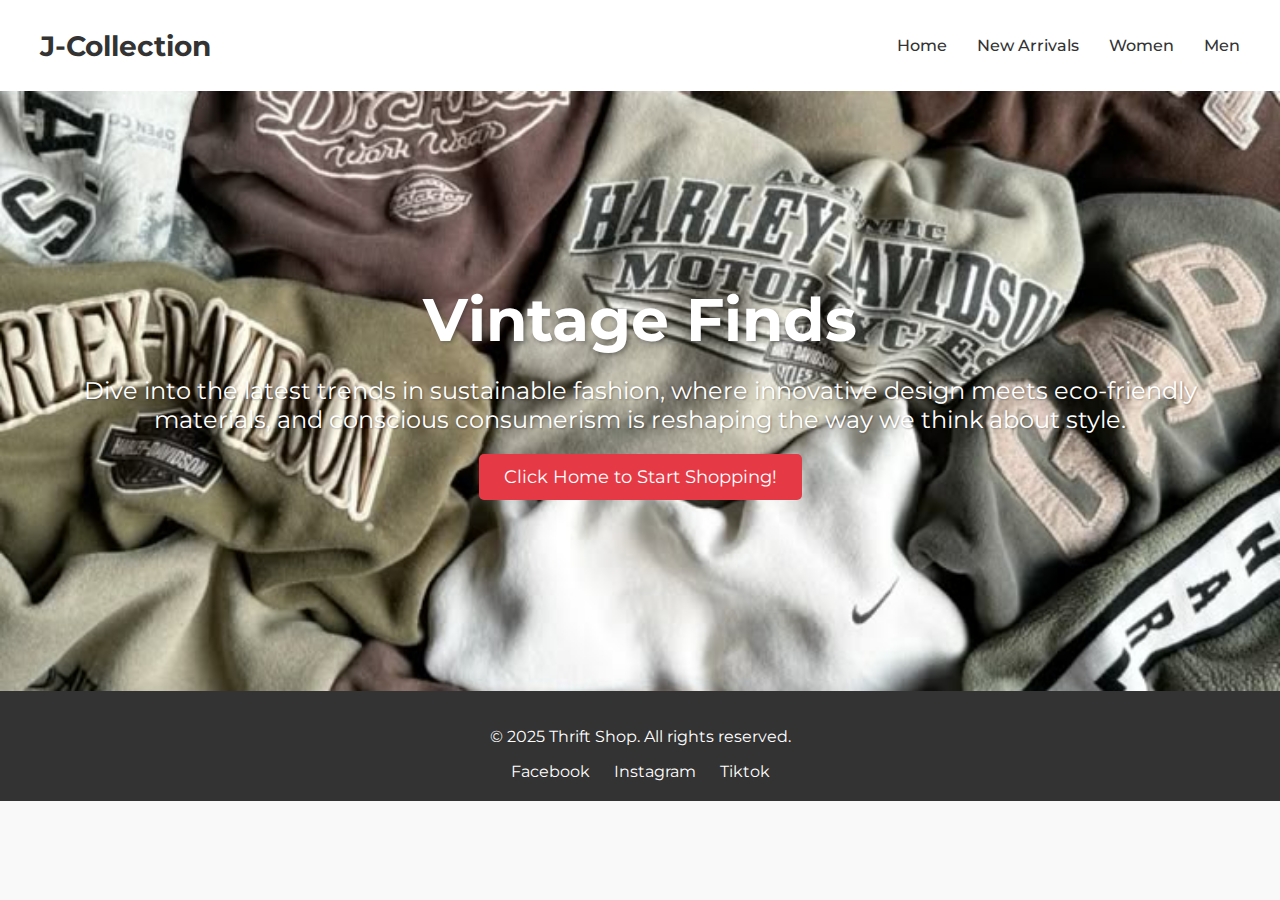
<file: index.html>
<!DOCTYPE html>
<html lang="en">
<head>
    <!-- Basic meta tags and title for the webpage -->
    <meta charset="UTF-8">
    <meta name="viewport" content="width=device-width, initial-scale=1.0">
    <title>Thrift Shop</title>
    <!-- External CSS and font imports -->
    <link rel="stylesheet" href="Index.css">
    <link href="https://fonts.googleapis.com/css2?family=Montserrat:wght@400;700&display=swap" rel="stylesheet">
</head>
<body>
    <!-- Main header with logo and navigation -->
    <header>
            <div class="logo">
                <a href="index.html">J-Collection</a>
            </div>
            
        <!-- Navigation menu with main site sections -->
        <nav>
            <ul>
                <li><a href="Home.html">Home</a></li>
                <li><a href="NewArrivals.html">New Arrivals</a></li>
                <li><a href="Women.html">Women</a></li>
                <li><a href="Men.html">Men</a></li>
            </ul>
        </nav>
    </header>

    <!-- Main content section with welcome message -->
    <main>
        <section id="intro">
            <h1>Vintage Finds</h1>
            <p>Dive into the latest trends in sustainable fashion, 
            where innovative design meets eco-friendly materials, and conscious consumerism is reshaping the way we think about style.</p>  
            <!-- Call-to-action button for shopping -->
            <div class="Hbutton">
                <a href="Home.html">Click Home to Start Shopping!</a>
            </div>
        </section>
    </main>

    <!-- Footer with copyright and social media links -->
    <footer>
        <p>&copy; 2025 Thrift Shop. All rights reserved.</p>
        <div class="socials">
            <a href="#">Facebook</a>
            <a href="#">Instagram</a>
            <a href="#">Tiktok</a>
        </div>
    </footer>
</body>
</html>
</file>
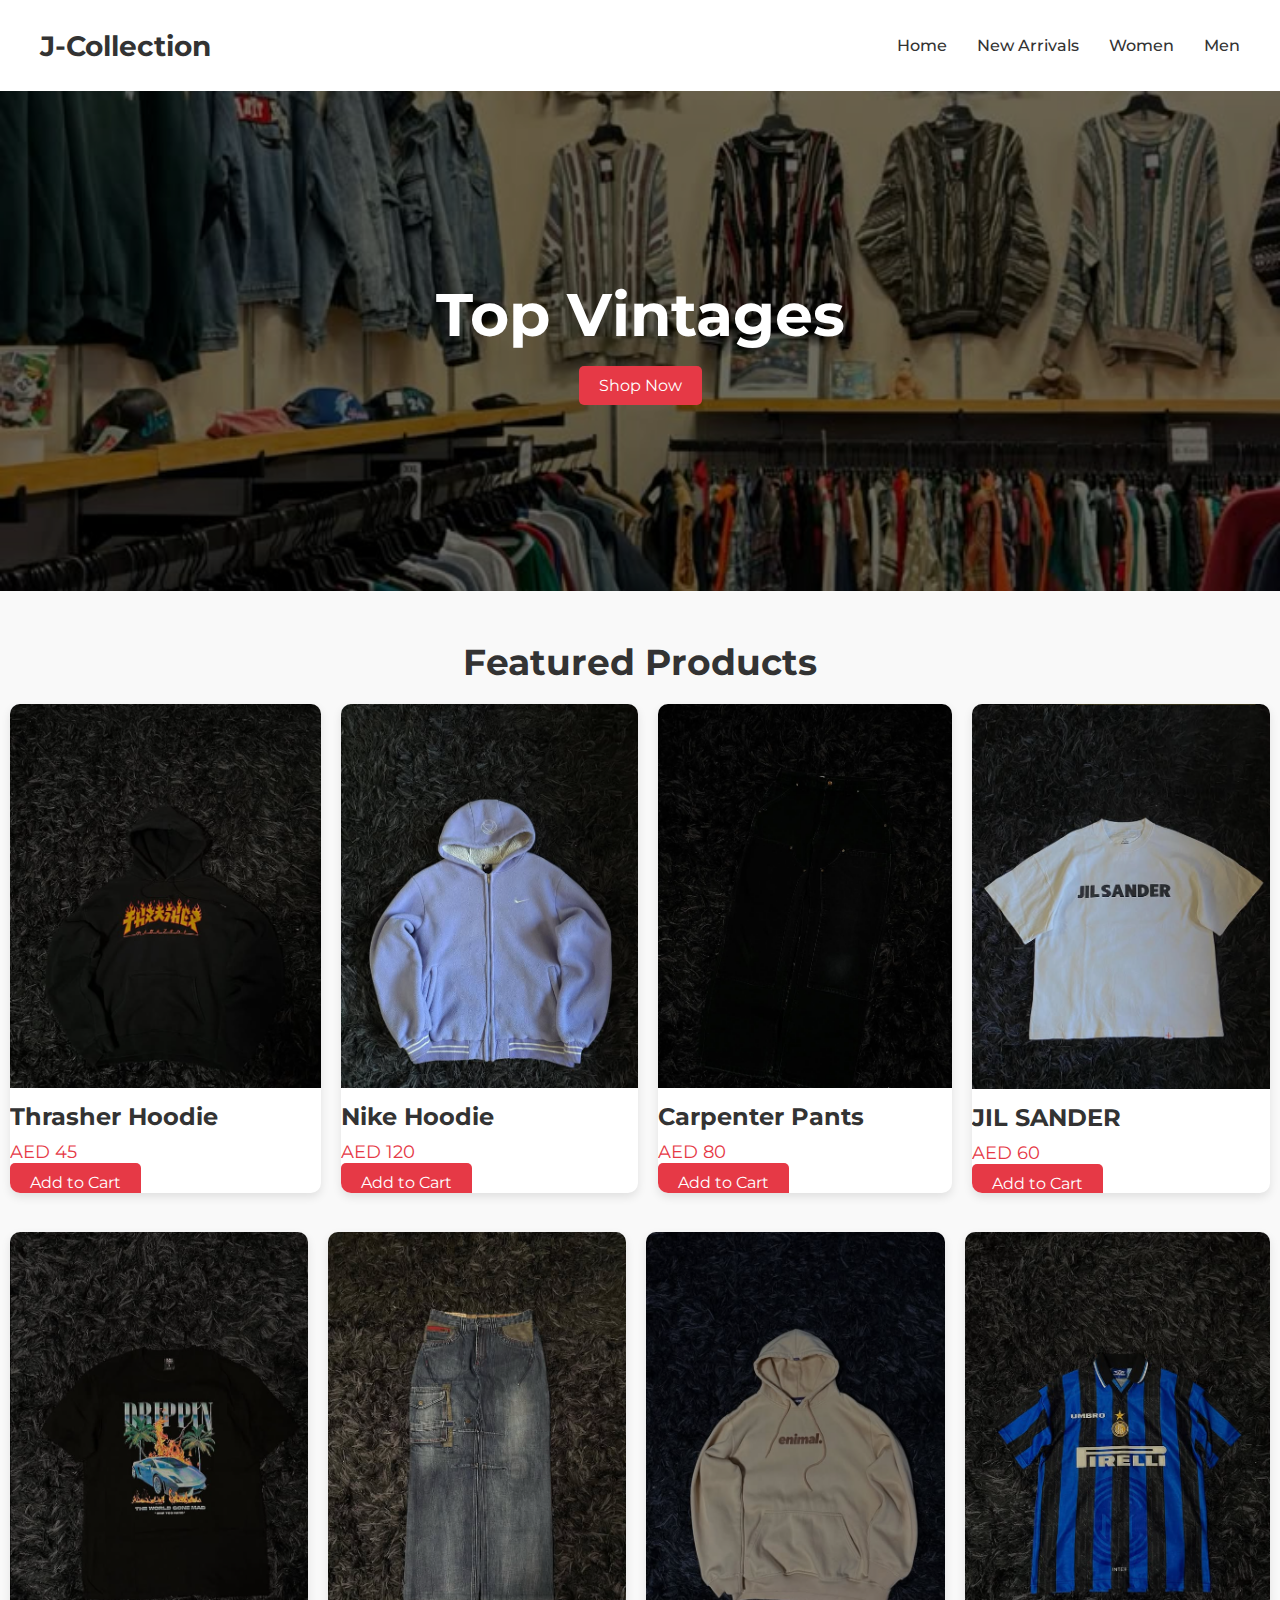
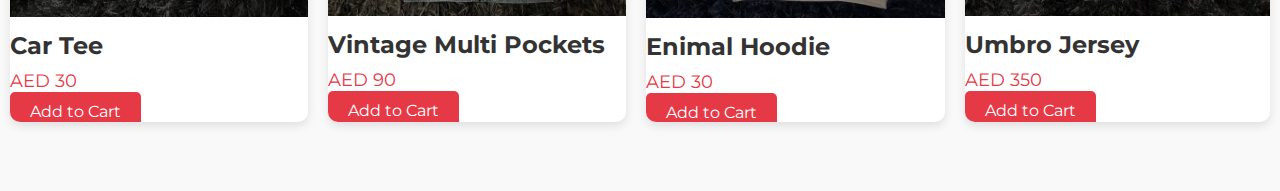
<file: Home.html>
<!DOCTYPE html>
<html lang="en">
<head>
    <!-- Meta tags for character encoding and responsive viewport -->
    <meta charset="UTF-8">
    <meta name="viewport" content="width=device-width, initial-scale=1.0">
    <title>Home</title>
    <!-- External CSS and font imports -->
    <link rel="stylesheet" href="Tstyle.css">
    <link href="https://fonts.googleapis.com/css2?family=Montserrat:wght@400;700&display=swap" rel="stylesheet">
</head>
<body>
    <!-- Main navigation header with logo and menu -->
    <header>
        <div class="logo">
            <a href="index.html">J-Collection</a>
        </div>
        <!-- Navigation menu with main categories -->
        <nav>
            <ul>
                <li><a href="Home.html">Home</a></li>
                <li><a href="NewArrivals.html">New Arrivals</a></li>
                <li><a href="Women.html">Women</a></li>
                <li><a href="Men.html">Men</a></li>
            </ul>
        </nav>
    </header>

    <main>
        <!-- Hero section with call-to-action -->
        <section id="intro2">
            <h1>Top Vintages</h1>
            <a href="#shop" class="btn-1">Shop Now</a>
        </section>

        <!-- First product grid section -->
        <section id="shop">
            <h2>Featured Products</h2>
            <div class="grid-container">
                <!-- Product cards with image, title, price and add to cart button -->
                <div class="grid-item">
                    <img src="jacket1.png" alt="Thrasher Hoodie">
                    <h3>Thrasher Hoodie</h3>
                    <p>AED 45</p>
                    <a href="#" class="btn">Add to Cart</a>
                </div>
                <div class="grid-item">
                    <img src="jacket3.png" alt="Nike Hoodie">
                    <h3>Nike Hoodie</h3>
                    <p>AED 120</p>
                    <a href="#" class="btn">Add to Cart</a>
                </div>
                <div class="grid-item">
                    <img src="pants3.png" alt="Carpenter Pants">
                    <h3>Carpenter Pants</h3>
                    <p>AED 80</p>
                    <a href="#" class="btn">Add to Cart</a>
                </div>
                <div class="grid-item">
                    <img src="shirt1.png" alt="JIL SANDER">
                    <h3>JIL SANDER</h3>
                    <p>AED 60</p>
                    <a href="#" class="btn">Add to Cart</a>
                </div>
            </div>
        </section>

        <!-- Second product grid section -->
        <section id="shop2">
            <div class="grid-container2">
                <!-- Additional product cards -->
                <div class="grid-item">
                    <img src="shirt2.png" alt="Car Tee">
                    <h3>Car Tee</h3>
                    <p>AED 30</p>
                    <a href="#" class="btn">Add to Cart</a>
                </div>
                <div class="grid-item">
                    <img src="pants2.png" alt="Vintage Multi Pockets">
                    <h3>Vintage Multi Pockets</h3>
                    <p>AED 90</p>
                    <a href="#" class="btn">Add to Cart</a>
                </div>
                <div class="grid-item">
                    <img src="jacket2.png" alt="Enimal Hoodie">
                    <h3>Enimal Hoodie</h3>
                    <p>AED 30</p>
                    <a href="#" class="btn">Add to Cart</a>
                </div>
                <div class="grid-item">
                    <img src="shirt3.png" alt="Umbro Jersey">
                    <h3>Umbro Jersey</h3>
                    <p>AED 350</p>
                    <a href="#" class="btn">Add to Cart</a>
                </div>
            </div>
        </section>
    </main>
    
</body>
</html>
</file>
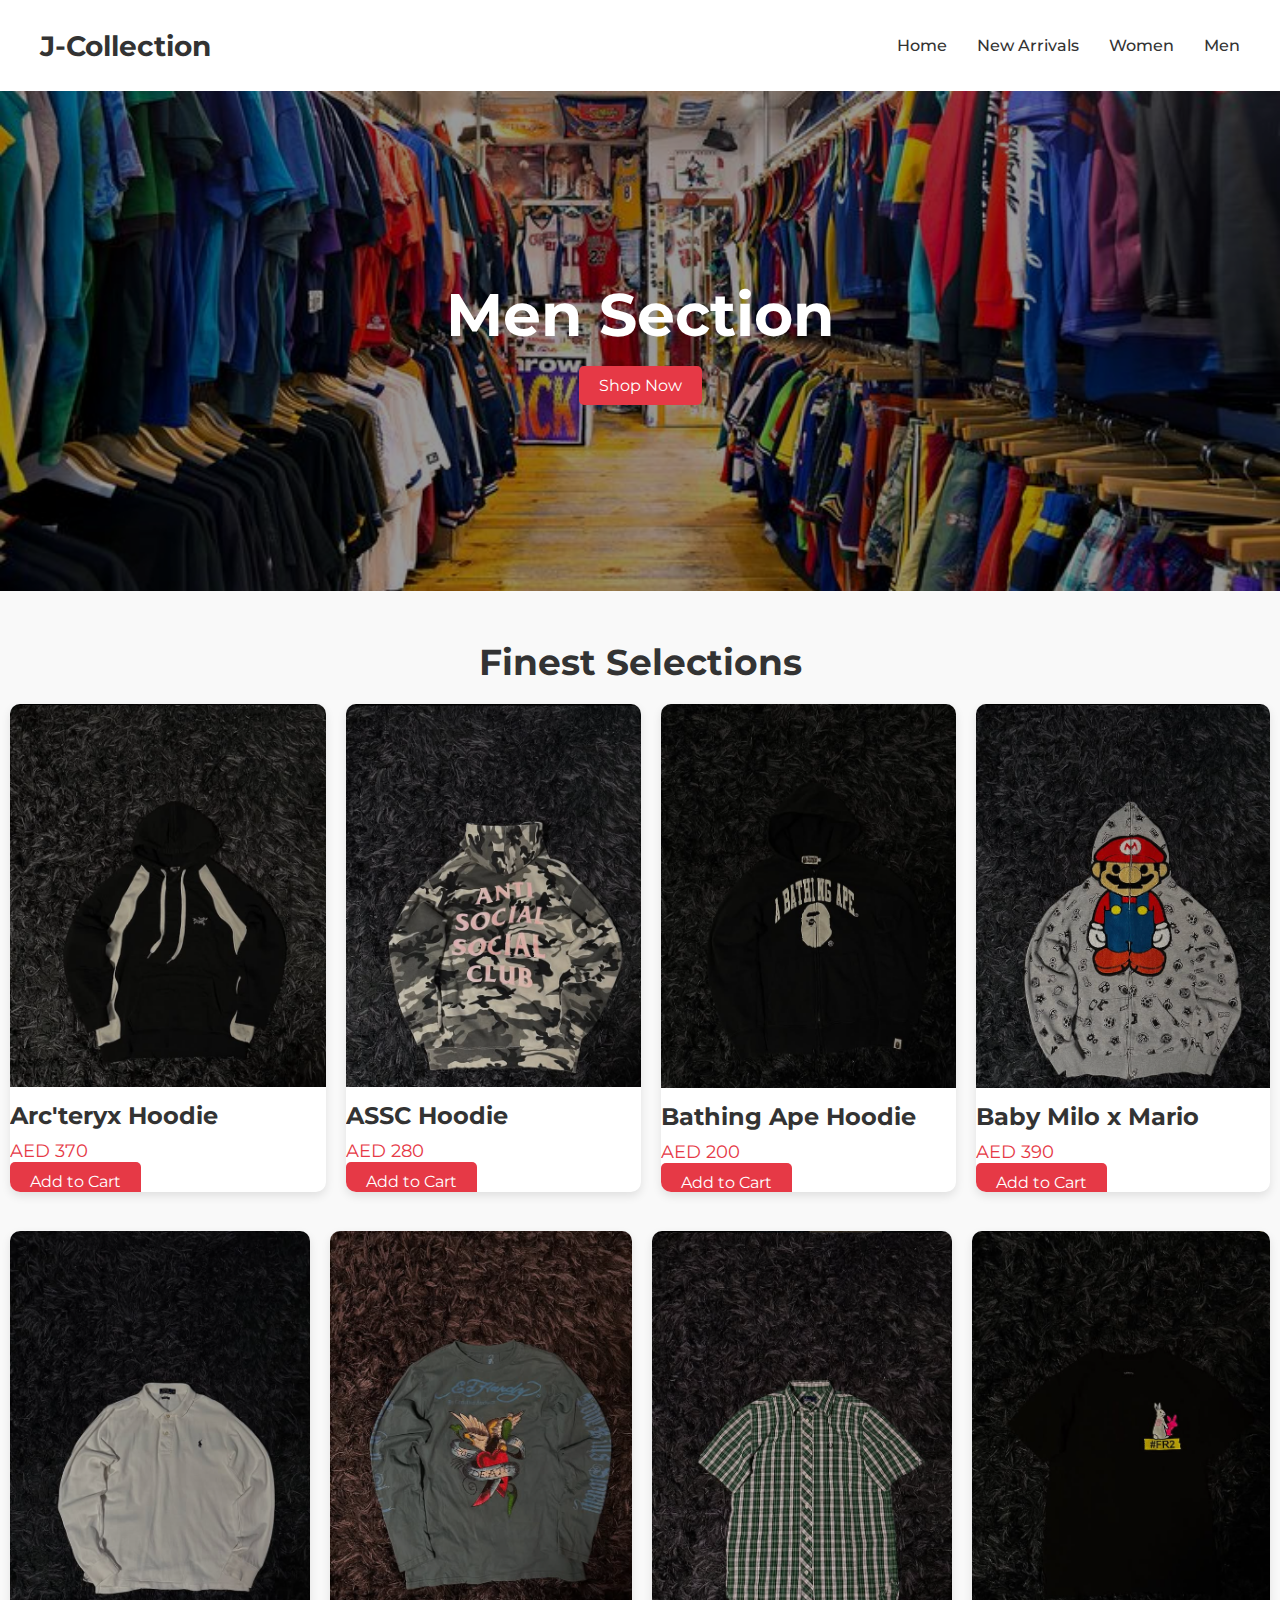
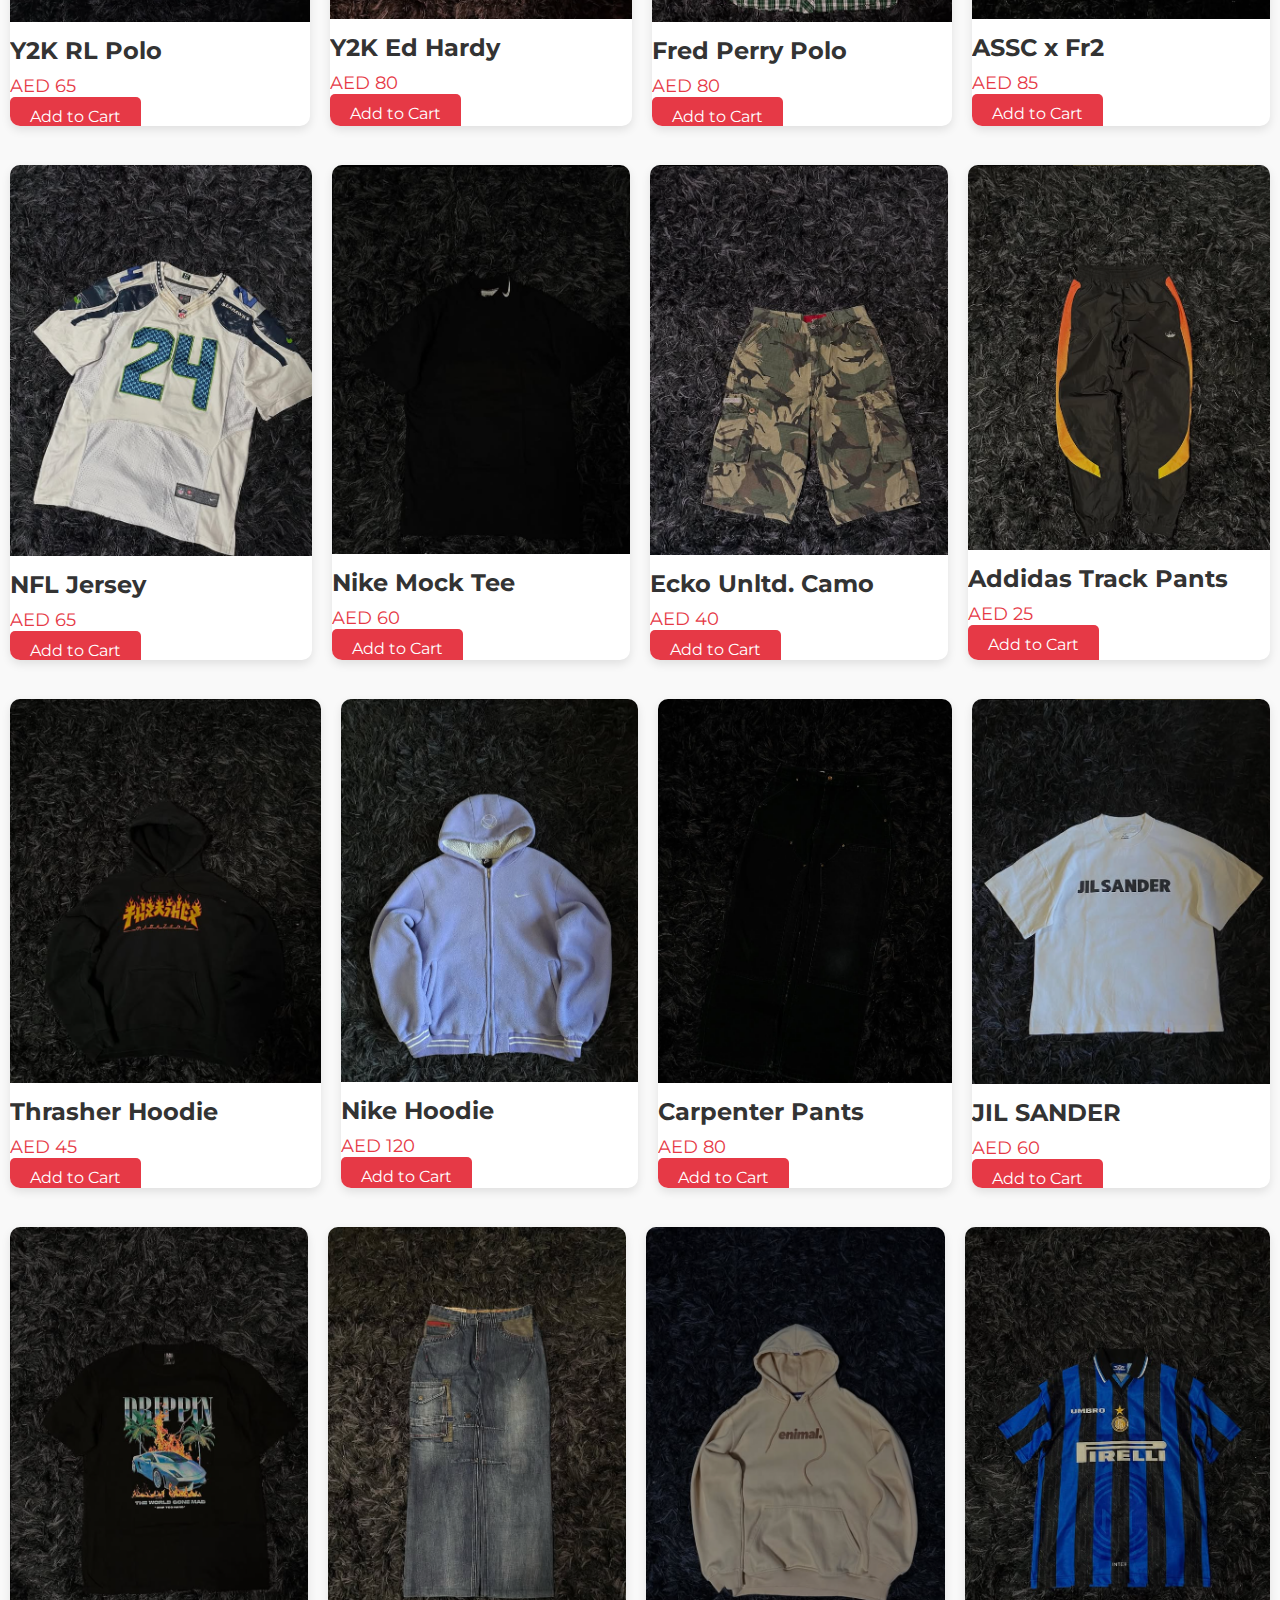
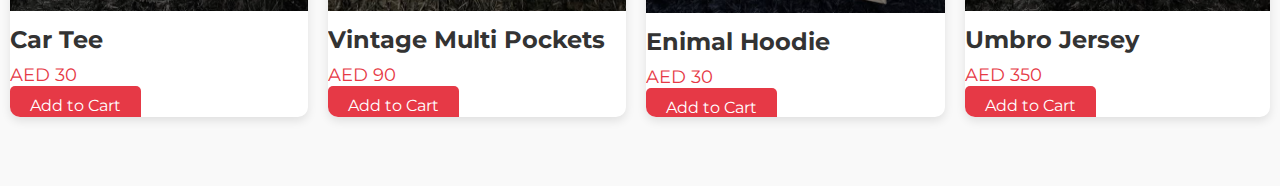
<file: Men.html>
<!DOCTYPE html>
<html lang="en">
<head>
    <meta charset="UTF-8">
    <meta name="viewport" content="width=device-width, initial-scale=1.0">
    <title>New Arrivals</title>
    <!-- External CSS and font imports -->
    <link rel="stylesheet" href="Men.css">
    <link href="https://fonts.googleapis.com/css2?family=Montserrat:wght@400;700&display=swap" rel="stylesheet">
</head>
<body>
    <!-- Header section with logo and navigation -->
    <header>
        <div class="logo">
            <a href="index.html">J-Collection</a>
        </div>
        <!-- Main navigation menu -->
        <nav>
            <ul>
                <li><a href="Home.html">Home</a></li>
                <li><a href="NewArrivals.html">New Arrivals</a></li>
                <li><a href="Women.html">Women</a></li>
                <li><a href="Men.html">Men</a></li>
            </ul>
        </nav>
    </header>

    <main>
        <!-- Hero section for men's collection -->
        <section id="men">
            <h1>Men Section</h1>
            <a href="#shop" class="btn-1">Shop Now</a>
        </section>

        <!-- First product grid section -->
        <section id="shop">
            <h2>Finest Selections</h2>
            <div class="grid-container">
                <div class="grid-item">
                    <img src="newamD.png" alt="newamD">
                    <h3>Arc'teryx Hoodie</h3>
                    <p>AED 370</p>
                    <a href="#" class="btn">Add to Cart</a>
                </div>
                <div class="grid-item">
                    <img src="newamB.png" alt="newamB">
                    <h3>ASSC Hoodie</h3>
                    <p>AED 280</p>
                    <a href="#" class="btn">Add to Cart</a>
                </div>
                <div class="grid-item">
                    <img src="menA.png" alt="menA">
                    <h3>Bathing Ape Hoodie</h3>
                    <p>AED 200</p>
                    <a href="#" class="btn">Add to Cart</a>
                </div>
                <div class="grid-item">
                    <img src="newamA.png" alt="newamA">
                    <h3>Baby Milo x Mario</h3>
                    <p>AED 390</p>
                    <a href="#" class="btn">Add to Cart</a>
                </div>
            </div>
        </section>

        <!-- Second product grid section -->
        <section id="shop3">
            <div class="grid-container3">
                <div class="grid-item">
                    <img src="newamE.png" alt="newamE">
                    <h3>Y2K RL Polo</h3>
                    <p>AED 65</p>
                    <a href="#" class="btn">Add to Cart</a>
                </div>
                <div class="grid-item">
                    <img src="newamJ.png" alt="newamJ">
                    <h3>Y2K Ed Hardy</h3>
                    <p>AED 80</p>
                    <a href="#" class="btn">Add to Cart</a>
                </div>
                <div class="grid-item">
                    <img src="newamC.png" alt="newamC">
                    <h3>Fred Perry Polo</h3>
                    <p>AED 80</p>
                    <a href="#" class="btn">Add to Cart</a>
                </div>
                <div class="grid-item">
                    <img src="newamG.png" alt="newamG">
                    <h3>ASSC x Fr2</h3>
                    <p>AED 85</p>
                    <a href="#" class="btn">Add to Cart</a>
                </div>
            </div>
        </section>

        <!-- Third product grid section -->
        <section id="shop2">
            <div class="grid-container2">
                <div class="grid-item">
                    <img src="menB.png" alt="menB">
                    <h3>NFL Jersey</h3>
                    <p>AED 65</p>
                    <a href="#" class="btn">Add to Cart</a>
                </div>
                <div class="grid-item">
                    <img src="newamL.png" alt="newamL">
                    <h3>Nike Mock Tee</h3>
                    <p>AED 60</p>
                    <a href="#" class="btn">Add to Cart</a>
                </div>
                <div class="grid-item">
                    <img src="newamF.png" alt="newamF">
                    <h3>Ecko Unltd. Camo</h3>
                    <p>AED 40</p>
                    <a href="#" class="btn">Add to Cart</a>
                </div>
                <div class="grid-item">
                    <img src="newamH.png" alt="newamH">
                    <h3>Addidas Track Pants</h3>
                    <p>AED 25</p>
                    <a href="#" class="btn">Add to Cart</a>
                </div>
            </div>
        </section>

        <!-- Fourth product grid section -->
        <section id="shop4">
            <div class="grid-container4">
                <div class="grid-item">
                    <img src="jacket1.png" alt="Thrasher Hoodie">
                    <h3>Thrasher Hoodie</h3>
                    <p>AED 45</p>
                    <a href="#" class="btn">Add to Cart</a>
                </div>
                <div class="grid-item">
                    <img src="jacket3.png" alt="Nike Hoodie">
                    <h3>Nike Hoodie</h3>
                    <p>AED 120</p>
                    <a href="#" class="btn">Add to Cart</a>
                </div>
                <div class="grid-item">
                    <img src="pants3.png" alt="Carpenter Pants">
                    <h3>Carpenter Pants</h3>
                    <p>AED 80</p>
                    <a href="#" class="btn">Add to Cart</a>
                </div>
                <div class="grid-item">
                    <img src="shirt1.png" alt="JIL SANDER">
                    <h3>JIL SANDER</h3>
                    <p>AED 60</p>
                    <a href="#" class="btn">Add to Cart</a>
                </div>
            </div>
        </section>

        <!-- Fifth product grid section -->
        <section id="shop5">
            <div class="grid-container5">
                <div class="grid-item">
                    <img src="shirt2.png" alt="Car Tee">
                    <h3>Car Tee</h3>
                    <p>AED 30</p>
                    <a href="#" class="btn">Add to Cart</a>
                </div>
                <div class="grid-item">
                    <img src="pants2.png" alt="Vintage Multi Pockets">
                    <h3>Vintage Multi Pockets</h3>
                    <p>AED 90</p>
                    <a href="#" class="btn">Add to Cart</a>
                </div>
                <div class="grid-item">
                    <img src="jacket2.png" alt="Enimal Hoodie">
                    <h3>Enimal Hoodie</h3>
                    <p>AED 30</p>
                    <a href="#" class="btn">Add to Cart</a>
                </div>
                <div class="grid-item">
                    <img src="shirt3.png" alt="Umbro Jersey">
                    <h3>Umbro Jersey</h3>
                    <p>AED 350</p>
                    <a href="#" class="btn">Add to Cart</a>
                </div>
            </div>
        </section>
    </main>
    
</body>
</html>
</file>
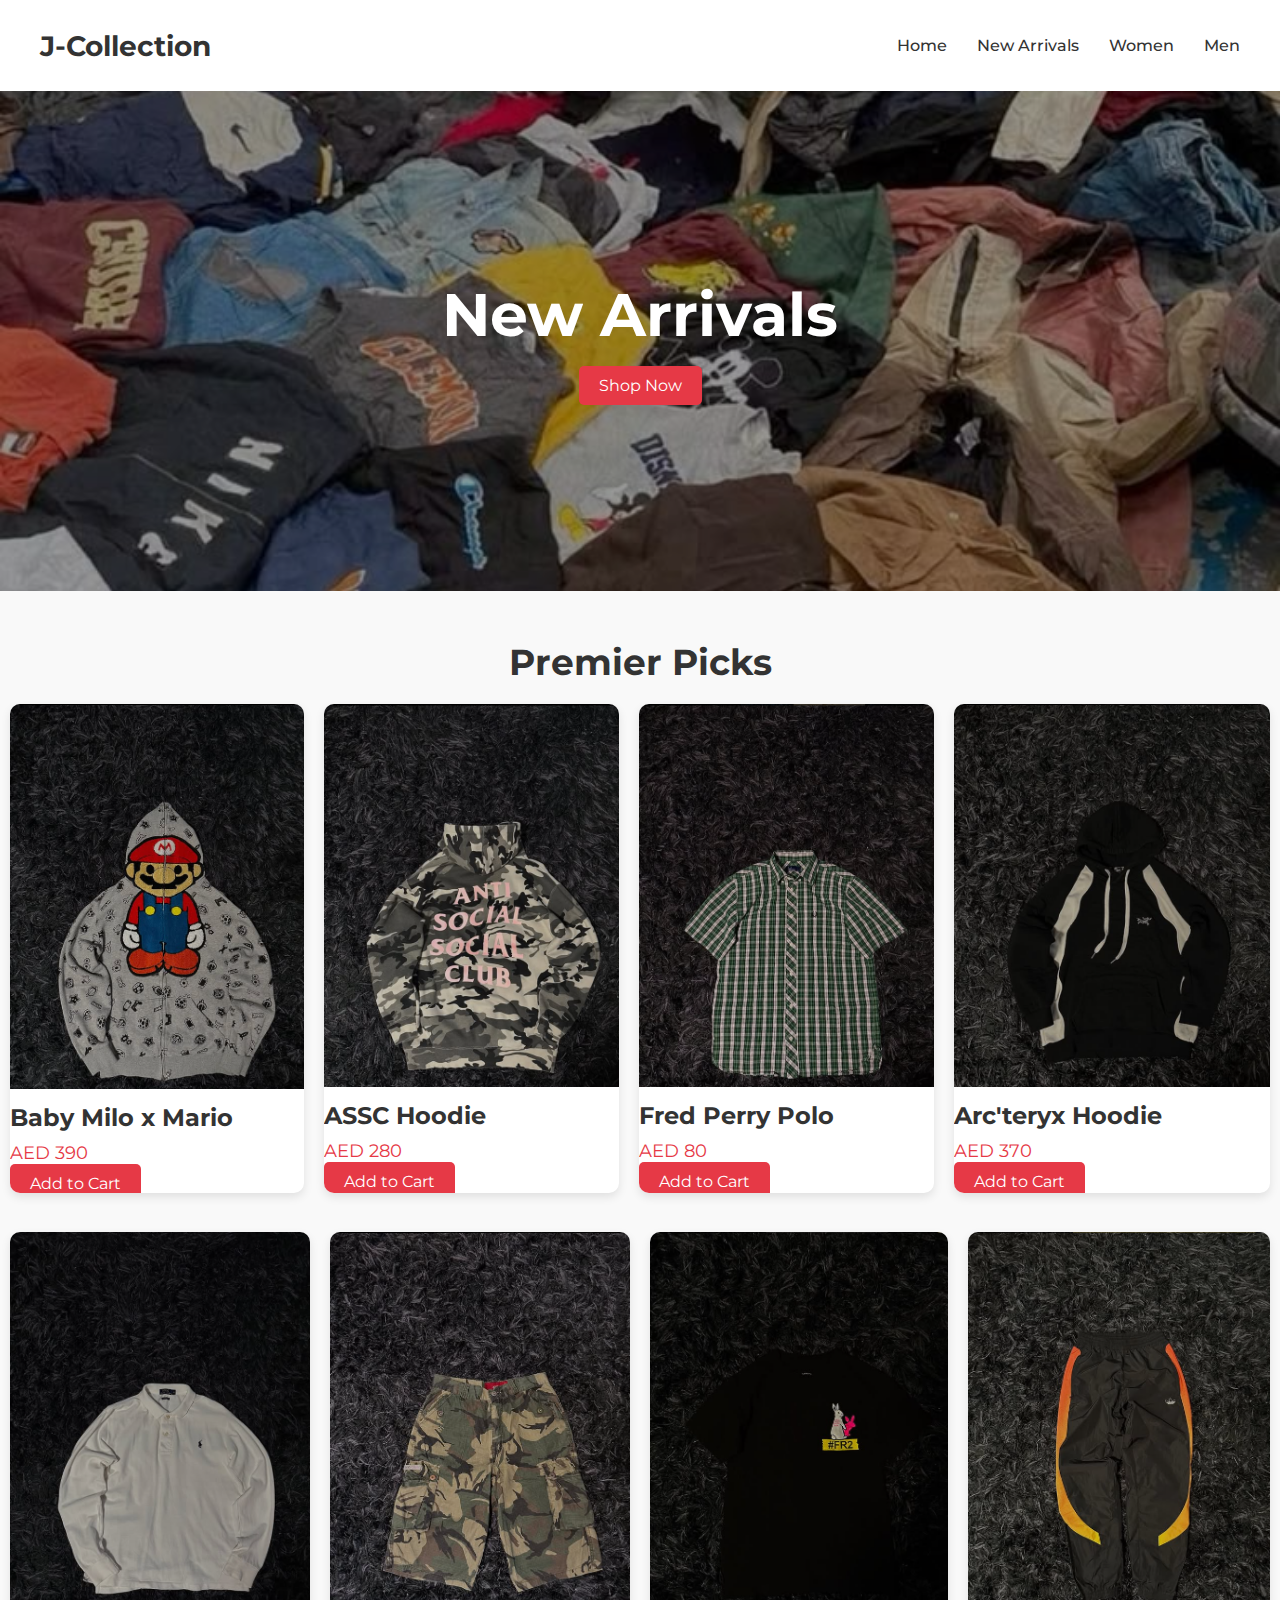
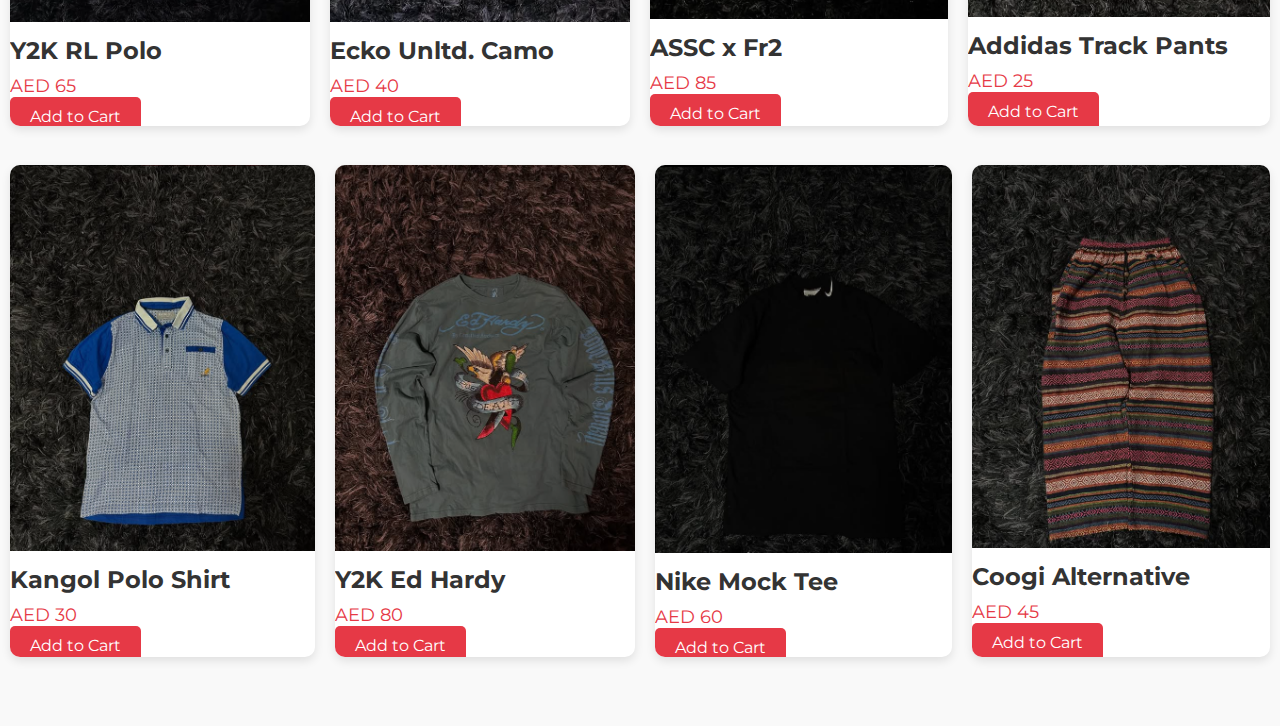
<file: NewArrivals.html>
<!DOCTYPE html>
<html lang="en">
<head>
    <!-- Meta tags for character encoding and responsive viewport -->
    <meta charset="UTF-8">
    <meta name="viewport" content="width=device-width, initial-scale=1.0">
    <title>New Arrivals</title>
    <!-- External CSS and font imports -->
    <link rel="stylesheet" href="NewArrivals.css">
    <link href="https://fonts.googleapis.com/css2?family=Montserrat:wght@400;700&display=swap" rel="stylesheet">
</head>
<body>
    <!-- Header section with logo and navigation -->
    <header>
        <div class="logo">
            <a href="index.html">J-Collection</a>
        </div>
        <!-- Main navigation menu -->
        <nav>
            <ul>
                <li><a href="Home.html">Home</a></li>
                <li><a href="NewArrivals.html">New Arrivals</a></li>
                <li><a href="Women.html">Women</a></li>
                <li><a href="Men.html">Men</a></li>
            </ul>
        </nav>
    </header>

    <main>
        <!-- Hero section with main heading and call-to-action button -->
        <section id="newA">
            <h1>New Arrivals</h1>
            <a href="#shop" class="btn-1">Shop Now</a>
        </section>

        <!-- First product grid section -->
        <section id="shop">
            <h2>Premier Picks</h2>
            <div class="grid-container">
                <!-- Product cards with image, title, price and add to cart button -->
                <div class="grid-item">
                    <img src="newamA.png" alt="newamA">
                    <h3>Baby Milo x Mario</h3>
                    <p>AED 390</p>
                    <a href="#" class="btn">Add to Cart</a>
                </div>
                <div class="grid-item">
                    <img src="newamB.png" alt="newamB">
                    <h3>ASSC Hoodie</h3>
                    <p>AED 280</p>
                    <a href="#" class="btn">Add to Cart</a>
                </div>
                <div class="grid-item">
                    <img src="newamC.png" alt="newamC">
                    <h3>Fred Perry Polo</h3>
                    <p>AED 80</p>
                    <a href="#" class="btn">Add to Cart</a>
                </div>
                <div class="grid-item">
                    <img src="newamD.png" alt="newamD">
                    <h3>Arc'teryx Hoodie</h3>
                    <p>AED 370</p>
                    <a href="#" class="btn">Add to Cart</a>
                </div>
            </div>
        </section>

        <!-- Second product grid section -->
        <section id="shop2">
            <div class="grid-container2">
                <!-- Product cards with image, title, price and add to cart button -->
                <div class="grid-item">
                    <img src="newamE.png" alt="newamE">
                    <h3>Y2K RL Polo</h3>
                    <p>AED 65</p>
                    <a href="#" class="btn">Add to Cart</a>
                </div>
                <div class="grid-item">
                    <img src="newamF.png" alt="newamF">
                    <h3>Ecko Unltd. Camo</h3>
                    <p>AED 40</p>
                    <a href="#" class="btn">Add to Cart</a>
                </div>
                <div class="grid-item">
                    <img src="newamG.png" alt="newamG">
                    <h3>ASSC x Fr2</h3>
                    <p>AED 85</p>
                    <a href="#" class="btn">Add to Cart</a>
                </div>
                <div class="grid-item">
                    <img src="newamH.png" alt="newamH">
                    <h3>Addidas Track Pants</h3>
                    <p>AED 25</p>
                    <a href="#" class="btn">Add to Cart</a>
                </div>
            </div>
        </section>

        <!-- Third product grid section -->
        <section id="shop3">
            <div class="grid-container3">
                <!-- Product cards with image, title, price and add to cart button -->
                <div class="grid-item">
                    <img src="newamI.png" alt="newamI">
                    <h3>Kangol Polo Shirt</h3>
                    <p>AED 30</p>
                    <a href="#" class="btn">Add to Cart</a>
                </div>
                <div class="grid-item">
                    <img src="newamJ.png" alt="newamJ">
                    <h3>Y2K Ed Hardy</h3>
                    <p>AED 80</p>
                    <a href="#" class="btn">Add to Cart</a>
                </div>
                <div class="grid-item">
                    <img src="newamL.png" alt="newamL">
                    <h3>Nike Mock Tee</h3>
                    <p>AED 60</p>
                    <a href="#" class="btn">Add to Cart</a>
                </div>
                <div class="grid-item">
                    <img src="newamM.png" alt="newamM">
                    <h3>Coogi Alternative</h3>
                    <p>AED 45</p>
                    <a href="#" class="btn">Add to Cart</a>
                </div>
            </div>
        </section>
    </main>
    
</body>
</html>
</file>
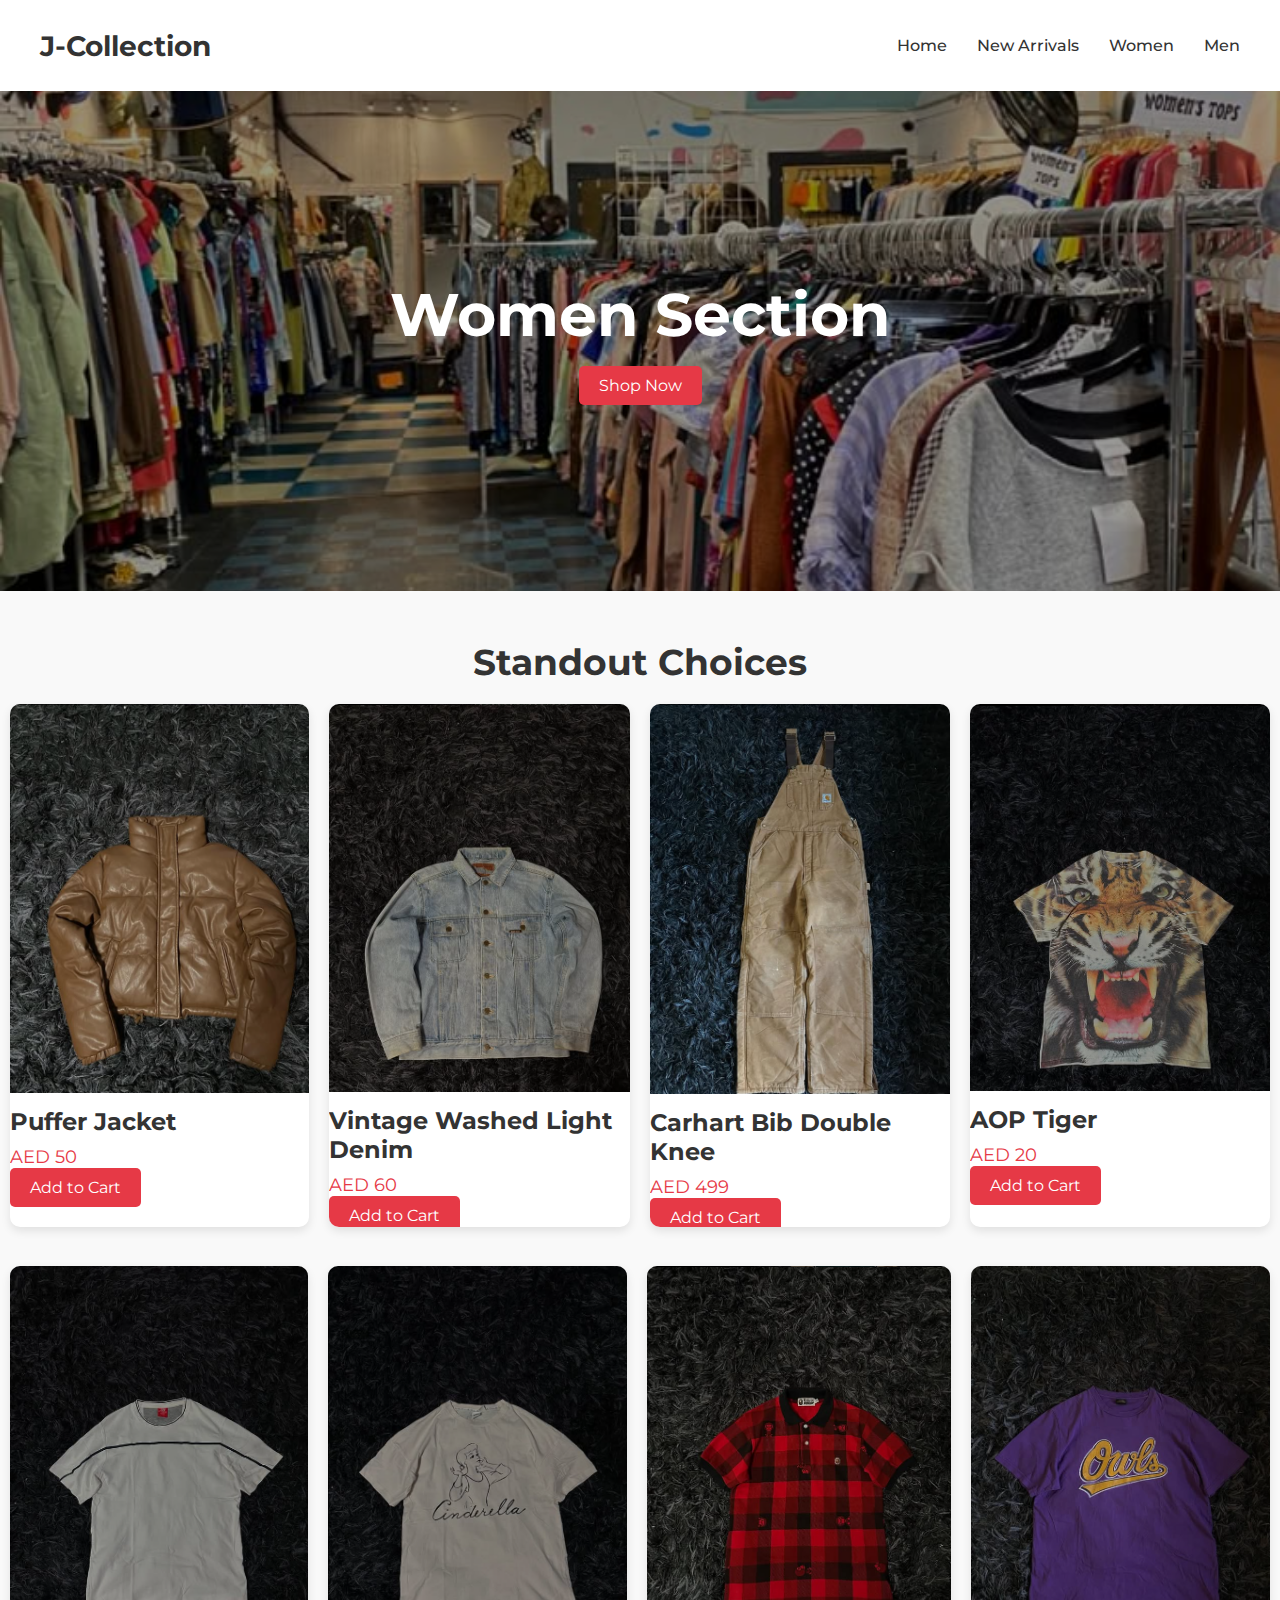
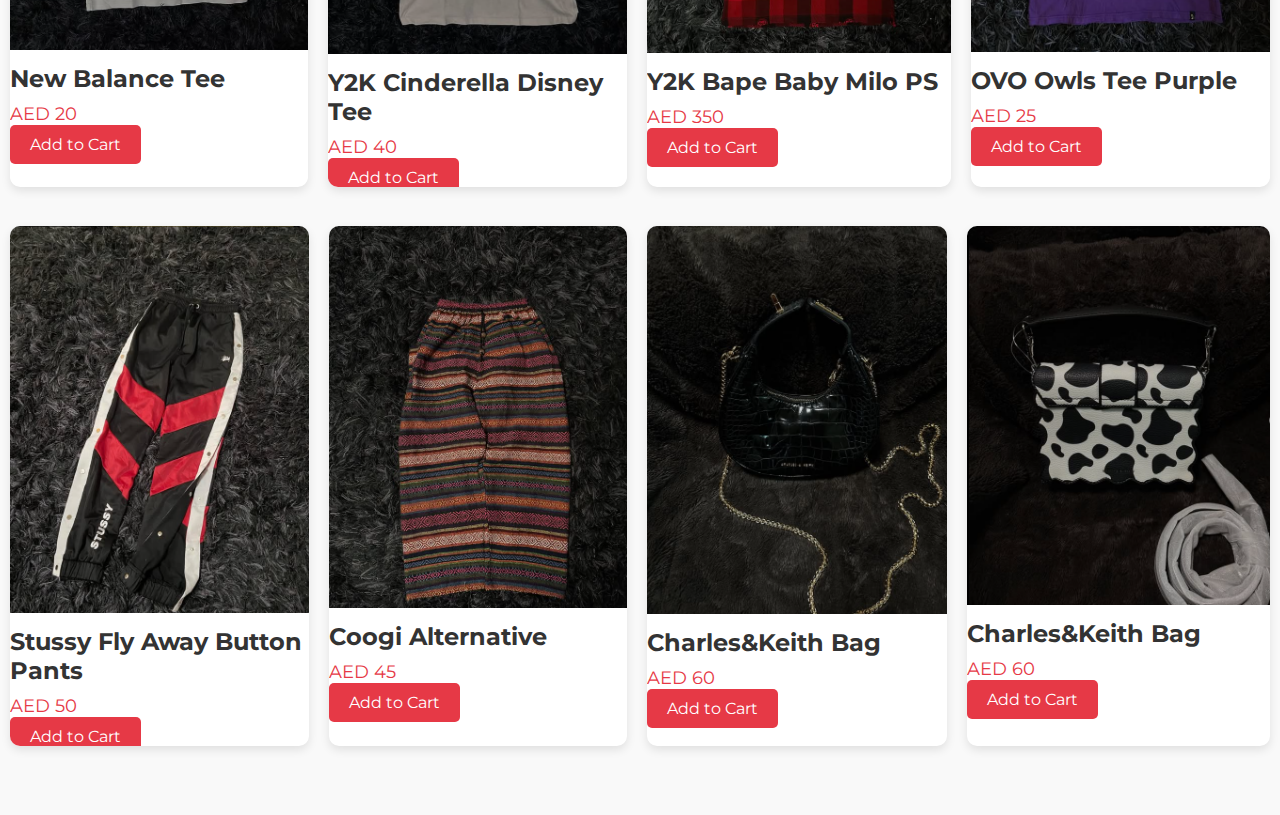
<file: Women.html>
<!DOCTYPE html>
<html lang="en">
<head>
    <!-- Meta tags for character encoding and responsive viewport -->
    <meta charset="UTF-8">
    <meta name="viewport" content="width=device-width, initial-scale=1.0">
    <title>New Arrivals</title>
    <!-- External CSS and font links -->
    <link rel="stylesheet" href="Women.css">
    <link href="https://fonts.googleapis.com/css2?family=Montserrat:wght@400;700&display=swap" rel="stylesheet">
</head>
<body>
    <!-- Header section with logo and navigation -->
    <header>
        <div class="logo">
            <a href="index.html">J-Collection</a>
        </div>
        <!-- Main navigation menu -->
        <nav>
            <ul>
                <li><a href="Home.html">Home</a></li>
                <li><a href="NewArrivals.html">New Arrivals</a></li>
                <li><a href="Women.html">Women</a></li>
                <li><a href="Men.html">Men</a></li>
            </ul>
        </nav>
    </header>

    <main>
        <!-- Women section for women's collection -->
        <section id="women">
            <h1>Women Section</h1>
            <a href="#shop" class="btn-1">Shop Now</a>
        </section>

        <!-- First product grid section -->
        <section id="shop">
            <h2>Standout Choices</h2>
            <div class="grid-container">
                <!-- Product cards with images, titles, prices, and add to cart buttons -->
                <div class="grid-item">
                    <img src="wA.png" alt="wA">
                    <h3>Puffer Jacket</h3>
                    <p>AED 50</p>
                    <a href="#" class="btn">Add to Cart</a>
                </div>
                <div class="grid-item">
                    <img src="wB.png" alt="wB">
                    <h3>Vintage Washed Light Denim</h3>
                    <p>AED 60</p>
                    <a href="#" class="btn">Add to Cart</a>
                </div>
                <div class="grid-item">
                    <img src="wC.png" alt="wC">
                    <h3>Carhart Bib Double Knee</h3>
                    <p>AED 499</p>
                    <a href="#" class="btn">Add to Cart</a>
                </div>
                <div class="grid-item">
                    <img src="wD.png" alt="wD">
                    <h3>AOP Tiger</h3>
                    <p>AED 20</p>
                    <a href="#" class="btn">Add to Cart</a>
                </div>
            </div>
        </section>

        <!-- Second product grid section -->
        <section id="shop2">
            <div class="grid-container2">
                <!-- Product cards with images, titles, prices, and add to cart buttons -->
                <div class="grid-item">
                    <img src="wE.png" alt="wE">
                    <h3>New Balance Tee</h3>
                    <p>AED 20</p>
                    <a href="#" class="btn">Add to Cart</a>
                </div>
                <div class="grid-item">
                    <img src="wF.png" alt="wF">
                    <h3>Y2K Cinderella Disney Tee</h3>
                    <p>AED 40</p>
                    <a href="#" class="btn">Add to Cart</a>
                </div>
                <div class="grid-item">
                    <img src="wG.png" alt="wG">
                    <h3>Y2K Bape Baby Milo PS</h3>
                    <p>AED 350</p>
                    <a href="#" class="btn">Add to Cart</a>
                </div>
                <div class="grid-item">
                    <img src="wH.png" alt="wH">
                    <h3>OVO Owls Tee Purple</h3>
                    <p>AED 25</p>
                    <a href="#" class="btn">Add to Cart</a>
                </div>
            </div>
        </section>

        <!-- Third product grid section -->
        <section id="shop3">
            <div class="grid-container3">
                <!-- Product cards with images, titles, prices, and add to cart buttons -->
                <div class="grid-item">
                    <img src="wI.png" alt="wI">
                    <h3>Stussy Fly Away Button Pants</h3>
                    <p>AED 50</p>
                    <a href="#" class="btn">Add to Cart</a>
                </div>
                <div class="grid-item">
                    <img src="newamM.png" alt="newamM">
                    <h3>Coogi Alternative</h3>
                    <p>AED 45</p>
                    <a href="#" class="btn">Add to Cart</a>
                </div>
                <div class="grid-item">
                    <img src="wJ.png" alt="wJ">
                    <h3>Charles&Keith Bag</h3>
                    <p>AED 60</p>
                    <a href="#" class="btn">Add to Cart</a>
                </div>
                <div class="grid-item">
                    <img src="wK.png" alt="wK">
                    <h3>Charles&Keith Bag</h3>
                    <p>AED 60</p>
                    <a href="#" class="btn">Add to Cart</a>
                </div>
            </div>
        </section>
    </main>
    
</body>
</html>
</file>
<file: Index.css>
/* Reset default box model for all elements */
* {
    box-sizing: border-box;
}

/* Base body styles and typography */
body {
    font-family: 'Montserrat', sans-serif;
    margin: 0;
    padding: 0;
    color: #333;
    background-color: #f9f9f9;
}

/* Header styles - navigation bar */
header {
    background-color: white;
    padding: 20px 40px;
    display: flex;
    justify-content: space-between;
    align-items: center;
    box-shadow: 0 3px 7px rgba(0, 0, 0, 0.1);
}

/* Logo styling */
header .logo {
    font-size: 28px;
    font-weight: bold;
    color: #333;
    text-decoration: none;
}

/* Header link styles */
header a {
    color: #333;
    text-decoration: none;
}

/* Navigation menu layout */
nav ul {
    list-style: none;
    display: flex;
    gap: 30px;
    text-decoration: none;
}

/* Navigation link styles */
nav a {
    text-decoration: none;
    color: #333;
    font-weight: 500;
    transition: color 0.3s, transform 0.3s;
}

/* Navigation hover effects */
nav a:hover {
    color: #e63946;
    transform: scale(1.05);
}

/* intro section styles */
#intro {
    background: url("a1bg.jpg") no-repeat center center/cover ;
    height: 600px;
    display: flex;
    flex-direction: column;
    justify-content: center;
    align-items: center;
    color: white;
    text-align: center;
    padding: 50px;
    position: relative;
}

/* Overlay for intro section */
#intro::before {
    content: '';
    position: absolute;
    top: 0;
    left: 0;
    right: 0;
    bottom: 0;
    z-index: 1;
}

/* intro content positioning */
.intro-content {
    position: relative;
    z-index: 2;
    max-width: 800px;
}

/* intro heading styles */
#intro h1 {
    font-size: 60px;
    margin: 0;
    text-shadow: 2px 2px 4px rgba(0, 0, 0, 0.3);
}

/* intro paragraph styles */
#intro p {
    font-size: 24px;
    margin: 20px 0;
    text-shadow: 1px 1px 2px rgba(0, 0, 0, 0.3);
}

/* Button styles */
.btn {
    background-color: #e63946;
    color: white;
    padding: 15px 30px;
    text-decoration: none;
    border-radius: 5px;
    transition: background-color 0.3s, transform 0.3s;
    font-size: 18px;
    display: inline-block;
    margin-top: 20px;
    text-shadow: none;
}

/* Button hover effects */
.btn:hover {
    background-color: #d62839;
    transform: scale(1.05);
}

/* Shop section layouts */
#shop {
    padding: 40px 20px;
    display: inline;
}

#shop2 {
    padding: 40px 20px;
    display: inline;
}

/* Shop section heading */
#shop h2 {
    text-align: center;
    font-size: 36px;
    margin-bottom: 20px;
}

/* Grid layout for product display */
.grid-container {
    display: grid;
    grid-template-columns: repeat(auto-fill, minmax(250px, 1fr));
    gap: 20px;
    justify-content: space-between;
    display: flex;
    margin: 10px;
}

.grid-container2 {
    display: grid;
    grid-template-columns: repeat(auto-fill, minmax(250px, 1fr));
    gap: 20px;
    justify-content: space-between;
    display: flex;
    margin: 10px;
}

/* Individual product card styles */
.grid-item {
    background-color: white;
    border-radius: 10px;
    box-shadow: 0 4px 10px rgba(0, 0, 0, 0.1);
    overflow: hidden;
    transition: transform 0.3s;
}

/* Product card hover effect */
.grid-item:hover {
    transform: translateY(-5px);
}

/* Product image styles */
.grid-item img {
    width: 100%;
    height: auto;
}

/* Product title styles */
.grid-item h3 {
    font-size: 24px;
    margin: 10px 0;
}

/* Product price styles */
.grid-item p {
    font-size: 18px;
    color: #e63946;
    margin: 10px 0;
}

/* Footer styles */
footer {
    background-color: #333;
    color: white;
    text-align: center;
    padding: 20px 0;
}

/* Footer social links container */
footer .socials {
    margin-top: 10px;
}

/* Footer social link styles */
footer .socials a {
    color: white;
    margin: 0 10px;
    text-decoration: none;
    transition: color 0.3s;
}

/* Footer social link hover effect */
footer .socials a:hover {
    color: #e63946;
}

/* intro section button styles */
#intro .Hbutton {
    margin-top: 0px;
    text-align: center;
}

/* intro button specific styles */
#intro .Hbutton a {
    background-color: #e63946;
    color: white;
    padding: 12px 25px;
    text-decoration: none;
    border-radius: 5px;
    transition: background-color 0.3s, transform 0.3s;
    font-size: 18px;
    display: inline-block;
    text-shadow: none;
}

/* intro button hover effect */
#intro .Hbutton a:hover {
    background-color: #d62839;
    transform: scale(1.05);
    cursor: pointer;
}
</file>
<file: Tstyle.css>
/* Reset default box model for all elements */
* {
    box-sizing: border-box;
}

/* Base body styles and typography */
body {
    font-family: 'Montserrat', sans-serif;
    margin: 0;
    padding: 0;
    color: #333;
    background-color: #f9f9f9;
}

/* Header styles with flexbox layout */
header {
    background-color: white;
    padding: 20px 40px;
    display: flex;
    justify-content: space-between;
    align-items: center;
    box-shadow: 0 3px 7px rgba(0, 0, 0, 0.1);
}

/* Logo styling */
header .logo {
    font-size: 28px;
    font-weight: bold;
    color: #333;
    text-decoration: none;
}

/* Header link styles */
header a {
    color: #333;
    text-decoration: none;
}

/* Navigation menu layout */
nav ul {
    list-style: none;
    display: flex;
    gap: 30px;
    text-decoration: none;
}

/* Navigation link styles */
nav a {
    text-decoration: none;
    color: #333;
    font-weight: 500;
    transition: color 0.3s, transform 0.3s;
}

/* Navigation hover effects */
nav a:hover {
    color: #e63946;
    transform: scale(1.05);
}

/* Intro section styles with background image */
#intro2 {
    color: rgb(0, 0, 0);
    padding: 100px 20px;
    text-align: center;
    position: relative;
    background-image: url('homebg.jpg');
    background-size: cover;
    background-position: center;
    background-repeat: no-repeat;
    min-height: 500px;
    display: flex;
    flex-direction: column;
    justify-content: center;
    align-items: center;
}

/* Overlay for intro section */
#intro2::before {
    content: '';
    position: absolute;
    top: 0; left: 0; right: 0; bottom: 0;
    background: rgba(0,0,0,0.4);
    z-index: 1;
}

/* Z-index management for intro content */
.white{
    z-index: 5;
}

/* Intro text and button positioning */
#intro2 h1, #intro2 .btn-1 {
    position: relative;
    z-index: 2;
    color: white;
}

/* Intro heading styles */
#intro2 h1 {
    font-size: 60px;
    margin: 0;
}

/* Intro paragraph styles */
#intro2 p {
    font-size: 20px;
    margin: 10px 0;
}

/* Primary button styles */
.btn-1 {
    background-color: #e63946;
    color: white;
    padding: 10px 20px;
    text-decoration: none;
    border-radius: 5px;
    transition: background-color 0.3s, transform 0.3s;
    display: inline-block;
    margin-top: 15px;
}

/* Secondary button styles */
.btn {
    background-color: #e63946;
    color: white;
    padding: 10px 20px;
    text-decoration: none;
    border-radius: 5px;
    transition: background-color 0.3s, transform 0.3s;
}

/* Button hover effects */
.btn:hover {
    background-color: #d62839;
    transform: scale(1.1);
}

/* Product section layouts */
#shop {
    padding: 40px 20px;
    display: inline;
}

#shop2 {
    padding: 40px 20px;
    display: inline;
}

/* Section heading styles */
#shop h2 {
    text-align: center;
    font-size: 36px;
    margin-bottom: 20px;
}

/* Product grid layouts */
.grid-container {
    display: grid;
    grid-template-columns: repeat(auto-fill, minmax(250px, 1fr));
    gap: 20px;
    justify-content: space-between;
    display: flex;
    margin: 10px;
}

.grid-container2 {
    display: grid;
    grid-template-columns: repeat(auto-fill, minmax(250px, 1fr));
    gap: 20px;
    justify-content: space-between;
    display: flex;
    margin: 10px;
}

/* Product card styles */
.grid-item {
    background-color: white;
    border-radius: 10px;
    box-shadow: 0 4px 10px rgba(0, 0, 0, 0.1);
    overflow: hidden;
    transition: transform 0.3s;
}

/* Product card hover effect */
.grid-item:hover {
    transform: translateY(-5px);
}

/* Product image styles */
.grid-item img {
    width: 100%;
    height: auto;
}

/* Product title styles */
.grid-item h3 {
    font-size: 24px;
    margin: 10px 0;
}

/* Product price styles */
.grid-item p {
    font-size: 18px;
    color: #e63946;
    margin: 10px 0;
}

/* Footer styles */
footer {
    background-color: #333;
    color: white;
    text-align: center;
    padding: 20px 0;
}

/* Social media links container */
footer .socials {
    margin-top: 10px;
}

/* Social media link styles */
footer .socials a {
    color: white;
    margin: 0 10px;
    text-decoration: none;
    transition: color 0.3s;
}

/* Social media hover effects */
footer .socials a:hover {
    color: #e63946;
}
</file>
<file: Men.css>
/* Reset default box model for all elements */
* {
    box-sizing: border-box;
}

/* Base body styles */
body {
    font-family: 'Montserrat', sans-serif;
    margin: 0;
    padding: 0;
    color: #333;
    background-color: #f9f9f9;
}

/* Header styles */
header {
    background-color: white;
    padding: 20px 40px;
    display: flex;
    justify-content: space-between;
    align-items: center;
    box-shadow: 0 3px 7px rgba(0, 0, 0, 0.1);
}

/* Logo styles */
header .logo {
    font-size: 28px;
    font-weight: bold;
    color: #333;
    text-decoration: none;
}

/* Header link styles */
header a {
    color: #333;
    text-decoration: none;
}

/* Navigation menu styles */
nav ul {
    list-style: none;
    display: flex;
    gap: 30px;
    text-decoration: none;
}

/* Navigation link styles */
nav a {
    text-decoration: none;
    color: #333;
    font-weight: 500;
    transition: color 0.3s, transform 0.3s;
}

/* Navigation hover effects */
nav a:hover {
    color: #e63946;
    transform: scale(1.05);
}

/* Men section styles */
#men {
    color: rgb(0, 0, 0);
    padding: 100px 20px;
    text-align: center;
    position: relative;
    background-image: url('menbg.jpg');
    background-size: cover;
    background-position: center;
    background-repeat: no-repeat;
    min-height: 500px;
    display: flex;
    flex-direction: column;
    justify-content: center;
    align-items: center;
}

/* Men section overlay */
#men::before {
    content: '';
    position: absolute;
    top: 0; left: 0; right: 0; bottom: 0;
    background: rgba(0,0,0,0.4);
    z-index: 1;
}

/* Ensure white text stays above overlay */
.white{
    z-index: 5;
}

/* Men text and button positioning */
#men h1, #men .btn-1 {
    position: relative;
    z-index: 2;
    color: white;
}

/* Men heading styles */
#men h1 {
    font-size: 60px;
    margin: 0;
}

/* Men paragraph styles */
#men p {
    font-size: 20px;
    margin: 10px 0;
}

/* Primary button styles */
.btn-1 {
    background-color: #e63946;
    color: white;
    padding: 10px 20px;
    text-decoration: none;
    border-radius: 5px;
    transition: background-color 0.3s, transform 0.3s;
    display: inline-block;
    margin-top: 15px;
}

/* Primary button hover effects */
.btn-1:hover {
    background-color: #d62839;
    transform: scale(1.1);
}

/* Secondary button styles */
.btn {
    background-color: #e63946;
    color: white;
    padding: 10px 20px;
    text-decoration: none;
    border-radius: 5px;
    transition: background-color 0.3s, transform 0.3s;
}

/* Secondary button hover effects */
.btn:hover {
    background-color: #d62839;
    transform: scale(1.1);
}

/* Product section styles */
#shop, #shop2, #shop3, #shop4, #shop5 {
    padding: 40px 20px;
    display: inline;
}

/* Section heading styles */
#shop h2 {
    text-align: center;
    font-size: 36px;
    margin-bottom: 20px;
}

/* Grid container styles for product layouts */
.grid-container, .grid-container2, .grid-container3, .grid-container4, .grid-container5 {
    display: grid;
    grid-template-columns: repeat(auto-fill, minmax(250px, 1fr));
    gap: 20px;
    justify-content: space-between;
    display: flex;
    margin: 10px;
}

/* Individual product card styles */
.grid-item {
    background-color: white;
    border-radius: 10px;
    box-shadow: 0 4px 10px rgba(0, 0, 0, 0.1);
    overflow: hidden;
    transition: transform 0.3s;
}

/* Product card hover effect */
.grid-item:hover {
    transform: translateY(-5px);
}

/* Product image styles */
.grid-item img {
    width: 100%;
    height: auto;
}

/* Product title styles */
.grid-item h3 {
    font-size: 24px;
    margin: 10px 0;
}

/* Product price styles */
.grid-item p {
    font-size: 18px;
    color: #e63946;
    margin: 10px 0;
}

/* Footer styles */
footer {
    background-color: #333;
    color: white;
    text-align: center;
    padding: 20px 0;
}

/* Footer social links container */
footer .socials {
    margin-top: 10px;
}

/* Footer social link styles */
footer .socials a {
    color: white;
    margin: 0 10px;
    text-decoration: none;
    transition: color 0.3s;
}

/* Footer social link hover effect */
footer .socials a:hover {
    color: #e63946;
}
</file>
<file: NewArrivals.css>
/* Reset default box model for all elements */
* {
    box-sizing: border-box;
}

/* Base body styles and font settings */
body {
    font-family: 'Montserrat', sans-serif;
    margin: 0;
    padding: 0;
    color: #333;
    background-color: #f9f9f9;
}

/* Header styling with flexbox layout */
header {
    background-color: white;
    padding: 20px 40px;
    display: flex;
    justify-content: space-between;
    align-items: center;
    box-shadow: 0 3px 7px rgba(0, 0, 0, 0.1);
}

/* Logo styling in header */
header .logo {
    font-size: 28px;
    font-weight: bold;
    color: #333;
    text-decoration: none;
}

/* Header link styles */
header a {
    color: #333;
    text-decoration: none;
}

/* Navigation menu layout */
nav ul {
    list-style: none;
    display: flex;
    gap: 30px;
    text-decoration: none;
}

/* Navigation link styles */
nav a {
    text-decoration: none;
    color: #333;
    font-weight: 500;
    transition: color 0.3s, transform 0.3s;
}

/* Navigation hover effects */
nav a:hover {
    color: #e63946;
    transform: scale(1.05);
}

/* newA section styling with background image */
#newA {
    color: rgb(0, 0, 0);
    padding: 100px 20px;
    text-align: center;
    position: relative;
    background-image: url('newAbg.jpg');
    background-size: cover;
    background-position: center;
    background-repeat: no-repeat;
    min-height: 500px;
    display: flex;
    flex-direction: column;
    justify-content: center;
    align-items: center;
}

/* Overlay for newA section */
#newA::before {
    content: '';
    position: absolute;
    top: 0; left: 0; right: 0; bottom: 0;
    background: rgba(0,0,0,0.4);
    z-index: 1;
}

/* Z-index adjustment for white elements */
.white{
    z-index: 5;
}

/* newA section text and button positioning */
#newA h1, #newA .btn-1 {
    position: relative;
    z-index: 2;
    color: white;
}

/* newA section heading styles */
#newA h1 {
    font-size: 60px;
    margin: 0;
}

/* newA section paragraph styles */
#newA p {
    font-size: 20px;
    margin: 10px 0;
}

/* Primary button styles */
.btn-1 {
    background-color: #e63946;
    color: white;
    padding: 10px 20px;
    text-decoration: none;
    border-radius: 5px;
    transition: background-color 0.3s, transform 0.3s;
    display: inline-block;
    margin-top: 15px;
}

/* Secondary button styles */
.btn {
    background-color: #e63946;
    color: white;
    padding: 10px 20px;
    text-decoration: none;
    border-radius: 5px;
    transition: background-color 0.3s, transform 0.3s;
}

/* Button hover effects */
.btn:hover {
    background-color: #d62839;
    transform: scale(1.1);
}

/* Product section layouts */
#shop, #shop2, #shop3 {
    padding: 40px 20px;
    display: inline;
}

/* Section heading styles */
#shop h2 {
    text-align: center;
    font-size: 36px;
    margin-bottom: 20px;
}

/* Grid container layouts for product sections */
.grid-container, .grid-container2, .grid-container3 {
    display: grid;
    grid-template-columns: repeat(auto-fill, minmax(250px, 1fr));
    gap: 20px;
    justify-content: space-between;
    display: flex;
    margin: 10px;
}

/* Individual product card styling */
.grid-item {
    background-color: white;
    border-radius: 10px;
    box-shadow: 0 4px 10px rgba(0, 0, 0, 0.1);
    overflow: hidden;
    transition: transform 0.3s;
}

/* Product card hover effect */
.grid-item:hover {
    transform: translateY(-5px);
}

/* Product image styling */
.grid-item img {
    width: 100%;
    height: auto;
}

/* Product title styling */
.grid-item h3 {
    font-size: 24px;
    margin: 10px 0;
}

/* Product price styling */
.grid-item p {
    font-size: 18px;
    color: #e63946;
    margin: 10px 0;
}

/* Footer styling */
footer {
    background-color: #333;
    color: white;
    text-align: center;
    padding: 20px 0;
}

/* Social media links container */
footer .socials {
    margin-top: 10px;
}

/* Social media link styling */
footer .socials a {
    color: white;
    margin: 0 10px;
    text-decoration: none;
    transition: color 0.3s;
}

/* Social media link hover effect */
footer .socials a:hover {
    color: #e63946;
}
</file>
<file: Women.css>
/* Reset default box model */
* {
    box-sizing: border-box;
}

/* Base body styles */
body {
    font-family: 'Montserrat', sans-serif;
    margin: 0;
    padding: 0;
    color: #333;
    background-color: #f9f9f9;
}

/* Header styles */
header {
    background-color: white;
    padding: 20px 40px;
    display: flex;
    justify-content: space-between;
    align-items: center;
    box-shadow: 0 3px 7px rgba(0, 0, 0, 0.1);
}

/* Logo styles */
header .logo {
    font-size: 28px;
    font-weight: bold;
    color: #333;
    text-decoration: none;
}

/* Header link styles */
header a {
    color: #333;
    text-decoration: none;
}

/* Navigation menu styles */
nav ul {
    list-style: none;
    display: flex;
    gap: 30px;
    text-decoration: none;
}

/* Navigation link styles */
nav a {
    text-decoration: none;
    color: #333;
    font-weight: 500;
    transition: color 0.3s, transform 0.3s;
}

/* Navigation hover effects */
nav a:hover {
    color: #e63946;
    transform: scale(1.05);
}

/* Women section styles */
#women {
    color: rgb(0, 0, 0);
    padding: 100px 20px;
    text-align: center;
    position: relative;
    background-image: url('womenbg.jpg');
    background-size: cover;
    background-position: center;
    background-repeat: no-repeat;
    min-height: 500px;
    display: flex;
    flex-direction: column;
    justify-content: center;
    align-items: center;
}

/* Women section overlay */
#women::before {
    content: '';
    position: absolute;
    top: 0; left: 0; right: 0; bottom: 0;
    background: rgba(0,0,0,0.4);
    z-index: 1;
}

/* Z-index adjustment for white elements */
.white{
    z-index: 5;
}

/* Women section text and button styles */
#women h1, #women .btn-1 {
    position: relative;
    z-index: 2;
    color: white;
}

/* Women section heading styles */
#women h1 {
    font-size: 60px;
    margin: 0;
}

/* Women section paragraph styles */
#women p {
    font-size: 20px;
    margin: 10px 0;
}

/* Primary button styles */
.btn-1 {
    background-color: #e63946;
    color: white;
    padding: 10px 20px;
    text-decoration: none;
    border-radius: 5px;
    transition: background-color 0.3s, transform 0.3s;
    display: inline-block;
    margin-top: 15px;
}

/* Primary button hover effects */
.btn-1:hover {
    background-color: #d62839;
    transform: scale(1.1);
}

/* Secondary button styles */
.btn {
    background-color: #e63946;
    color: white;
    padding: 10px 20px;
    text-decoration: none;
    border-radius: 5px;
    transition: background-color 0.3s, transform 0.3s;
}

/* Secondary button hover effects */
.btn:hover {
    background-color: #d62839;
    transform: scale(1.1);
}

#shop {
    padding: 40px 20px;
    display: inline;
}

#shop2 {
    padding: 40px 20px;
    display: inline;
}

#shop3 {
    padding: 40px 20px;
    display: inline;
}

#shop h2 {
    text-align: center;
    font-size: 36px;
    margin-bottom: 20px;
}

.grid-container {
    display: grid;
    grid-template-columns: repeat(auto-fill, minmax(250px, 1fr));
    gap: 20px;
    justify-content: space-between;
    display: flex;
    margin: 10px;
}

.grid-container2 {
    display: grid;
    grid-template-columns: repeat(auto-fill, minmax(250px, 1fr));
    gap: 20px;
    justify-content: space-between;
    display: flex;
    margin: 10px;
}

.grid-container3 {
    display: grid;
    grid-template-columns: repeat(auto-fill, minmax(250px, 1fr));
    gap: 20px;
    justify-content: space-between;
    display: flex;
    margin: 10px;
}

/* Product card styles */
.grid-item {
    background-color: white;
    border-radius: 10px;
    box-shadow: 0 4px 10px rgba(0, 0, 0, 0.1);
    overflow: hidden;
    transition: transform 0.3s;
}

/* Product card hover effects */
.grid-item:hover {
    transform: translateY(-5px);
}

/* Product image styles */
.grid-item img {
    width: 100%;
    height: auto;
}

/* Product title styles */
.grid-item h3 {
    font-size: 24px;
    margin: 10px 0;
}

/* Product price styles */
.grid-item p {
    font-size: 18px;
    color: #e63946;
    margin: 10px 0;
}

/* Footer styles */
footer {
    background-color: #333;
    color: white;
    text-align: center;
    padding: 20px 0;
}

/* Footer social links container */
footer .socials {
    margin-top: 10px;
}

/* Footer social link styles */
footer .socials a {
    color: white;
    margin: 0 10px;
    text-decoration: none;
    transition: color 0.3s;
}

/* Footer social link hover effects */
footer .socials a:hover {
    color: #e63946;
}
</file>
